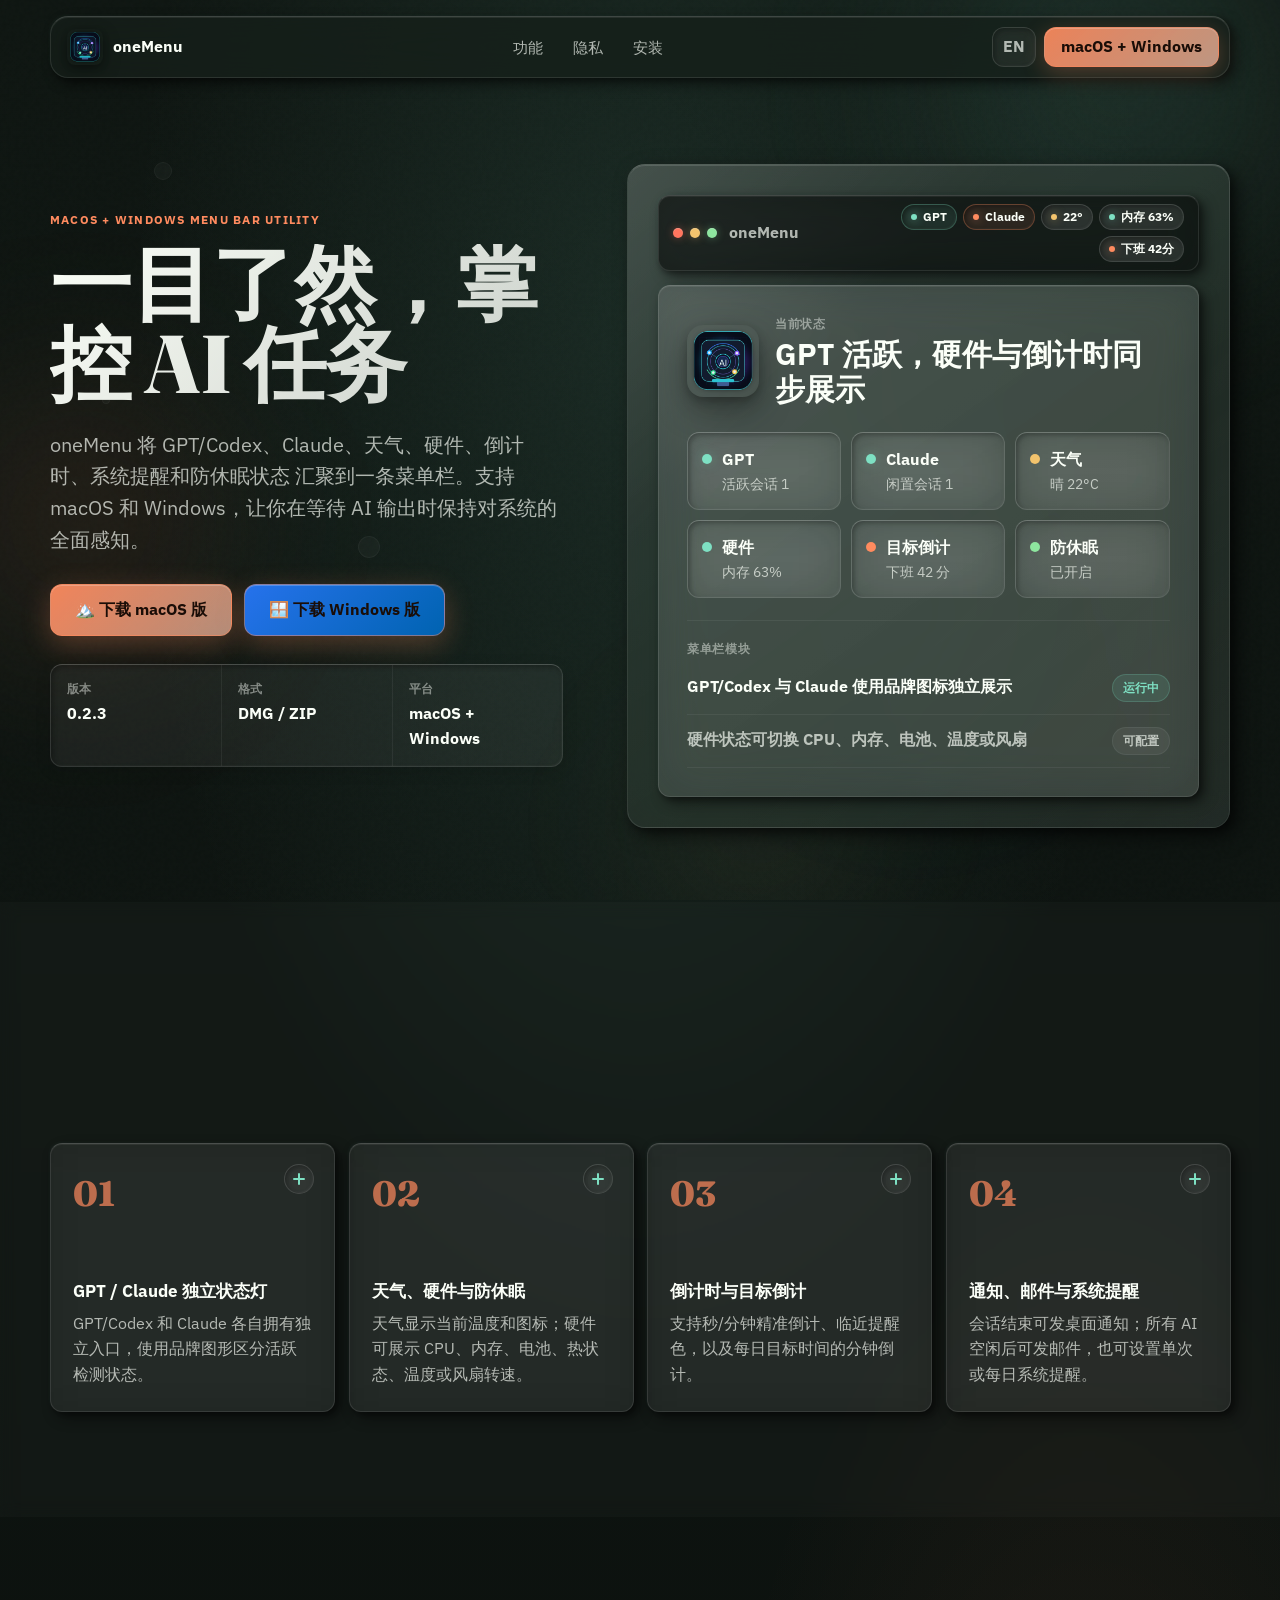
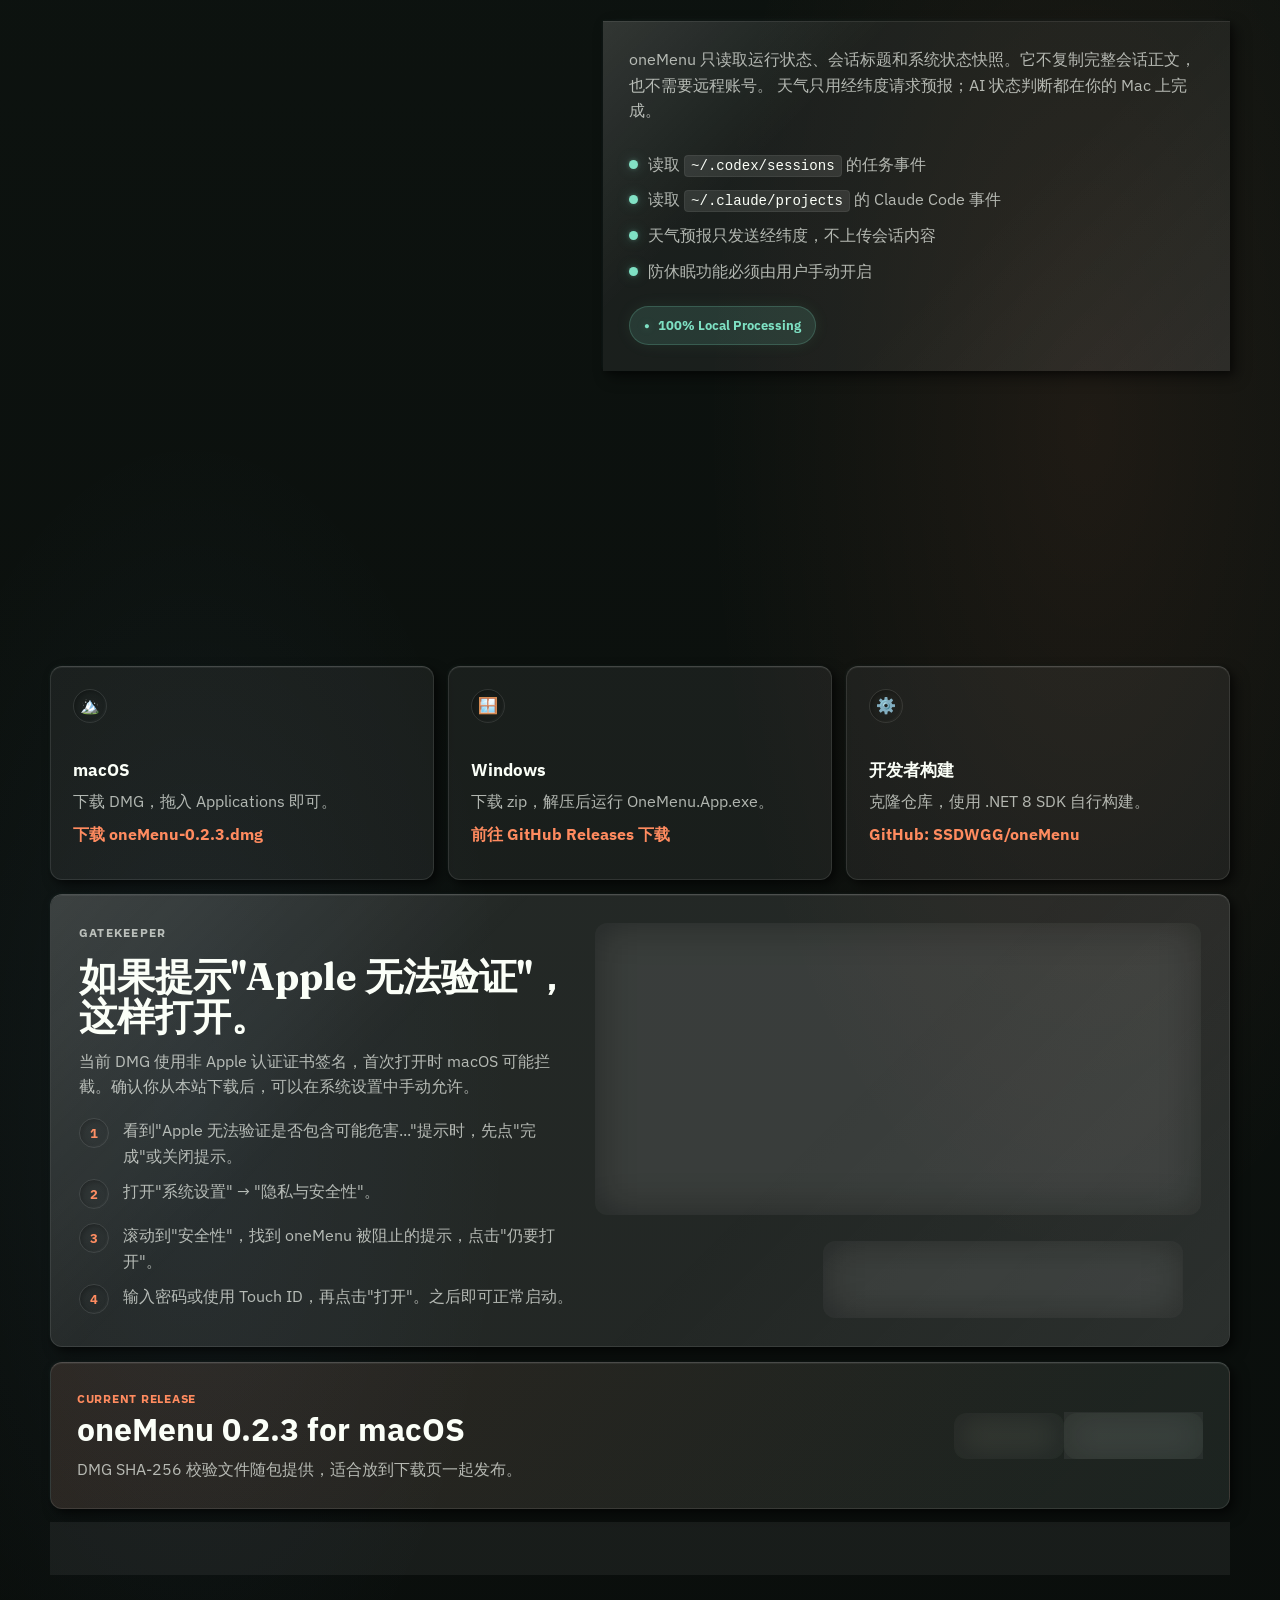
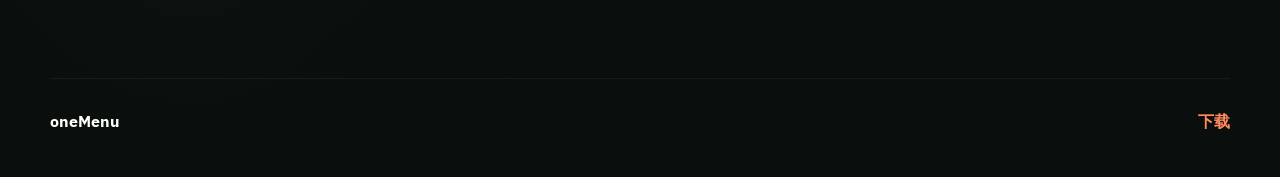
<file: index.html>
<!doctype html>
<html lang="zh-CN">
<head>
    <meta charset="utf-8">
    <meta name="viewport" content="width=device-width, initial-scale=1">
    <title>oneMenu - macOS + Windows 菜单栏 AI 状态与系统监控</title>
    <meta name="description" content="oneMenu 是一款跨平台菜单栏工具（macOS + Windows），将 Codex/GPT、Claude Code 状态灯、天气、硬件、倒计时、系统提醒和防休眠集中到一条菜单栏。">
    <link rel="icon" href="assets/app-icon.png">
    <link rel="preconnect" href="https://fonts.googleapis.com">
    <link rel="preconnect" href="https://fonts.gstatic.com" crossorigin>
    <link href="https://fonts.googleapis.com/css2?family=Fraunces:opsz,wght@9..144,700;9..144,800&family=IBM+Plex+Sans:wght@400;500;600;700&display=swap" rel="stylesheet">
    <link rel="stylesheet" href="styles.css">
</head>
<body>
    <!-- Floating background orbs that follow mouse -->
    <div class="bg-orbs" aria-hidden="true">
        <div class="orb orb-1" data-parallax="0.03"></div>
        <div class="orb orb-2" data-parallax="0.06"></div>
        <div class="orb orb-3" data-parallax="0.04"></div>
        <div class="orb orb-4" data-parallax="0.08"></div>
    </div>

    <!-- Enhanced cursor follower -->
    <div class="cursor-follower" data-cursor aria-hidden="true">
        <span class="cursor-halo"></span>
        <span class="cursor-core"></span>
        <span class="cursor-ring"></span>
    </div>

    <!-- Floating particles that drift with mouse -->
    <div class="glass-particles" aria-hidden="true">
        <span class="particle p-1"></span>
        <span class="particle p-2"></span>
        <span class="particle p-3"></span>
        <span class="particle p-4"></span>
        <span class="particle p-5"></span>
        <span class="particle p-6"></span>
    </div>

    <header class="site-header" aria-label="主导航" data-i18n-attr="aria-label:headerAria">
        <a class="brand" href="#top" aria-label="oneMenu 首页" data-i18n-attr="aria-label:brandAria">
            <img src="assets/app-icon.png" alt="" width="36" height="36">
            <span>oneMenu</span>
        </a>
        <nav class="nav-links" aria-label="页面导航" data-i18n-attr="aria-label:navAria">
            <a href="#features" data-i18n="navFeatures">功能</a>
            <a href="#privacy" data-i18n="navPrivacy">隐私</a>
            <a href="#install" data-i18n="navInstall">安装</a>
        </nav>
        <div class="header-actions">
            <button class="language-toggle" type="button" data-lang-toggle aria-label="Switch to English" aria-pressed="false">
                <span data-lang-current>EN</span>
            </button>
            <a class="header-download" href="#install" data-i18n="navDownload">macOS + Windows</a>
        </div>
    </header>

    <main id="top">
        <!-- Hero Section -->
        <section class="hero" aria-labelledby="hero-title">
            <div class="hero-copy" data-parallax="0.05">
                <p class="eyebrow" data-i18n="heroEyebrow">macOS + Windows menu bar utility</p>
                <h1 id="hero-title" data-i18n="heroTitle">一目了然，掌控 AI 任务</h1>
                <p class="hero-lede" data-i18n="heroLede">
                    oneMenu 将 GPT/Codex、Claude、天气、硬件、倒计时、系统提醒和防休眠状态
                    汇聚到一条菜单栏。支持 macOS 和 Windows，让你在等待 AI 输出时保持对系统的全面感知。
                </p>
                <div class="hero-actions" aria-label="下载操作" data-i18n-attr="aria-label:downloadActionsAria">
                    <a class="download-button" href="downloads/oneMenu-0.2.3.dmg" download>🏔️ 下载 macOS 版</a>
                    <a class="download-button" href="https://github.com/SSDWGG/oneMenu/releases/latest" target="_blank" style="background:linear-gradient(135deg,#2672EC,#0063B1)">🪟 下载 Windows 版</a>
                </div>
                <dl class="release-strip" aria-label="版本信息" data-i18n-attr="aria-label:releaseAria">
                    <div>
                        <dt data-i18n="releaseVersion">版本</dt>
                        <dd>0.2.3</dd>
                    </div>
                    <div>
                        <dt data-i18n="releaseFormat">格式</dt>
                        <dd>DMG / ZIP</dd>
                    </div>
                    <div>
                        <dt data-i18n="releaseSize">平台</dt>
                        <dd>macOS + Windows</dd>
                    </div>
                </dl>
            </div>

            <div class="product-visual" aria-label="oneMenu 产品预览" data-i18n-attr="aria-label:productAria" data-spring-card data-parallax="-0.04">
                <!-- Glass reflection overlay -->
                <span class="glass-reflection" aria-hidden="true"></span>

                <!-- Floating menu bar mockup -->
                <div class="menubar-float" data-float="3">
                    <div class="menubar">
                        <span class="window-controls" aria-hidden="true">
                            <span class="window-dot red"></span>
                            <span class="window-dot amber"></span>
                            <span class="window-dot green"></span>
                        </span>
                        <span class="menubar-title">oneMenu</span>
                        <span class="menubar-modules" aria-hidden="true">
                            <span class="menubar-pill gpt-pill">
                                <span class="pill-dot"></span>GPT
                            </span>
                            <span class="menubar-pill claude-pill">
                                <span class="pill-dot"></span>Claude
                            </span>
                            <span class="menubar-pill weather-pill">
                                <span class="pill-dot"></span>22°
                            </span>
                            <span class="menubar-pill hardware-pill">
                                <span class="pill-dot"></span>内存 63%
                            </span>
                            <span class="menubar-pill countdown-pill">
                                <span class="pill-dot"></span>下班 42分
                            </span>
                        </span>
                    </div>
                </div>

                <!-- Status panel -->
                <div class="status-panel" data-float="-2">
                    <div class="panel-head">
                        <img src="assets/app-icon.png" alt="oneMenu 图标" width="72" height="72" data-i18n-attr="alt:iconAlt">
                        <div>
                            <p class="panel-kicker" data-i18n="panelKicker">当前状态</p>
                            <p class="panel-state" data-i18n="panelState">GPT 活跃，硬件与倒计时同步展示</p>
                        </div>
                    </div>
                    <div class="provider-grid">
                        <div class="provider running">
                            <span class="provider-dot pulsing"></span>
                            <div>
                                <strong>GPT</strong>
                                <span data-i18n="activeSessionOne">活跃会话 1</span>
                            </div>
                        </div>
                        <div class="provider running">
                            <span class="provider-dot pulsing"></span>
                            <div>
                                <strong>Claude</strong>
                                <span data-i18n="idleSessionOne">闲置会话 1</span>
                            </div>
                        </div>
                        <div class="provider weather">
                            <span class="provider-dot"></span>
                            <div>
                                <strong data-i18n="weatherModule">天气</strong>
                                <span data-i18n="weatherPreview">晴 22°C</span>
                            </div>
                        </div>
                        <div class="provider hardware">
                            <span class="provider-dot"></span>
                            <div>
                                <strong data-i18n="hardwareModule">硬件</strong>
                                <span data-i18n="hardwarePreview">内存 63%</span>
                            </div>
                        </div>
                        <div class="provider countdown">
                            <span class="provider-dot"></span>
                            <div>
                                <strong data-i18n="targetCountdown">目标倒计</strong>
                                <span data-i18n="targetCountdownPreview">下班 42 分</span>
                            </div>
                        </div>
                        <div class="provider idle">
                            <span class="provider-dot"></span>
                            <div>
                                <strong data-i18n="sleepPrevention">防休眠</strong>
                                <span data-i18n="enabled">已开启</span>
                            </div>
                        </div>
                    </div>
                    <div class="session-list">
                        <p data-i18n="latestEvent">菜单栏模块</p>
                        <div class="session-row">
                            <span data-i18n="sampleRunningTitle">GPT/Codex 与 Claude 使用品牌图标独立展示</span>
                            <span class="session-badge" data-i18n="running">运行中</span>
                        </div>
                        <div class="session-row muted">
                            <span data-i18n="sampleEndedTitle">硬件状态可切换 CPU、内存、电池、温度或风扇</span>
                            <span class="session-badge configurable" data-i18n="configurable">可配置</span>
                        </div>
                    </div>
                </div>
            </div>
        </section>

        <!-- Features Section -->
        <section class="section band" id="features" aria-labelledby="features-title">
            <div class="section-heading">
                <p class="eyebrow" data-i18n="featuresEyebrow">What it watches</p>
                <h2 id="features-title" data-i18n="featuresTitle">不止状态灯：把等待 AI 时要看的信息放到同一条菜单栏</h2>
            </div>
            <div class="feature-grid">
                <article class="feature-card" data-expand-card data-spring-card>
                    <button class="feature-card-toggle" type="button" aria-expanded="false" aria-controls="feature-one-detail">
                        <span class="feature-index">01</span>
                        <span class="expand-glyph" aria-hidden="true"></span>
                        <h3 data-i18n="featureOneTitle">GPT / Claude 独立状态灯</h3>
                        <p data-i18n="featureOneText">GPT/Codex 和 Claude 各自拥有独立入口，使用品牌图形区分活跃检测状态。</p>
                    </button>
                    <div class="card-expansion" id="feature-one-detail">
                        <div>
                            <p data-i18n="featureOneDetail">单击查看会话悬浮窗，双击进入对应设置页；活跃和闲置会话标题一览无余。</p>
                        </div>
                    </div>
                </article>
                <article class="feature-card" data-expand-card data-spring-card>
                    <button class="feature-card-toggle" type="button" aria-expanded="false" aria-controls="feature-two-detail">
                        <span class="feature-index">02</span>
                        <span class="expand-glyph" aria-hidden="true"></span>
                        <h3 data-i18n="featureTwoTitle">天气、硬件与防休眠</h3>
                        <p data-i18n="featureTwoText">天气显示当前温度和图标；硬件可展示 CPU、内存、电池、热状态、温度或风扇转速。</p>
                    </button>
                    <div class="card-expansion" id="feature-two-detail">
                        <div>
                            <p data-i18n="featureTwoDetail">硬件悬浮窗保留完整传感器快照；状态栏展示项可在设置中自由切换。</p>
                        </div>
                    </div>
                </article>
                <article class="feature-card" data-expand-card data-spring-card>
                    <button class="feature-card-toggle" type="button" aria-expanded="false" aria-controls="feature-three-detail">
                        <span class="feature-index">03</span>
                        <span class="expand-glyph" aria-hidden="true"></span>
                        <h3 data-i18n="featureThreeTitle">倒计时与目标倒计</h3>
                        <p data-i18n="featureThreeText">支持秒/分钟精准倒计、临近提醒色，以及每日目标时间的分钟倒计。</p>
                    </button>
                    <div class="card-expansion" id="feature-three-detail">
                        <div>
                            <p data-i18n="featureThreeDetail">目标倒计可配置目标名称、过点行为、状态栏背景色、文字粗细和文字颜色。</p>
                        </div>
                    </div>
                </article>
                <article class="feature-card" data-expand-card data-spring-card>
                    <button class="feature-card-toggle" type="button" aria-expanded="false" aria-controls="feature-four-detail">
                        <span class="feature-index">04</span>
                        <span class="expand-glyph" aria-hidden="true"></span>
                        <h3 data-i18n="featureFourTitle">通知、邮件与系统提醒</h3>
                        <p data-i18n="featureFourText">会话结束可发桌面通知；所有 AI 空闲后可发邮件，也可设置单次或每日系统提醒。</p>
                    </button>
                    <div class="card-expansion" id="feature-four-detail">
                        <div>
                            <p data-i18n="featureFourDetail">提醒页显示注册状态并支持测试提醒，方便检查 macOS 通知权限和专注模式影响。</p>
                        </div>
                    </div>
                </article>
            </div>
        </section>

        <!-- Privacy Section -->
        <section class="section privacy" id="privacy" aria-labelledby="privacy-title">
            <div>
                <p class="eyebrow" data-i18n="privacyEyebrow">Local first</p>
                <h2 id="privacy-title" data-i18n="privacyTitle">本地解析，不上传会话正文。</h2>
            </div>
            <div class="privacy-copy" data-spring-card>
                <span class="glass-reflection" aria-hidden="true"></span>
                <p data-i18n="privacyText">
                    oneMenu 只读取运行状态、会话标题和系统状态快照。它不复制完整会话正文，也不需要远程账号。
                    天气只用经纬度请求预报；AI 状态判断都在你的 Mac 上完成。
                </p>
                <ul class="privacy-list">
                    <li><span></span><span data-i18n-html="privacyItemCodex">读取 <code>~/.codex/sessions</code> 的任务事件</span></li>
                    <li><span></span><span data-i18n-html="privacyItemClaude">读取 <code>~/.claude/projects</code> 的 Claude Code 事件</span></li>
                    <li><span></span><span data-i18n="privacyItemWeather">天气预报只发送经纬度，不上传会话内容</span></li>
                    <li><span></span><span data-i18n="privacyItemSleep">防休眠功能必须由用户手动开启</span></li>
                </ul>
                <!-- Local-first indicator -->
                <div class="local-badge" aria-hidden="true">
                    <span class="local-icon">&#9679;</span>
                    <span>100% Local Processing</span>
                </div>
            </div>
        </section>

        <!-- Install Section -->
        <section class="section install" id="install" aria-labelledby="install-title">
            <div class="section-heading">
                <p class="eyebrow" data-i18n="installEyebrow">Install</p>
                <h2 id="install-title" data-i18n="installTitle">一条菜单栏，两个平台。</h2>
            </div>
            <div class="install-grid">
                <article class="install-step" data-spring-card>
                    <span>🏔️</span>
                    <h3>macOS</h3>
                    <p>下载 DMG，拖入 Applications 即可。</p>
                    <a href="downloads/oneMenu-0.2.3.dmg" download>下载 oneMenu-0.2.3.dmg</a>
                </article>
                <article class="install-step" data-spring-card>
                    <span>🪟</span>
                    <h3>Windows</h3>
                    <p>下载 zip，解压后运行 OneMenu.App.exe。</p>
                    <a href="https://github.com/SSDWGG/oneMenu/releases">前往 GitHub Releases 下载</a>
                </article>
                <article class="install-step" data-spring-card>
                    <span>⚙️</span>
                    <h3>开发者构建</h3>
                    <p>克隆仓库，使用 .NET 8 SDK 自行构建。</p>
                    <a href="https://github.com/SSDWGG/oneMenu">GitHub: SSDWGG/oneMenu</a>
                </article>
            </div>

            <!-- Gatekeeper warning visual -->
            <div class="security-help" aria-labelledby="security-help-title" data-spring-card>
                <span class="glass-reflection" aria-hidden="true"></span>
                <div class="security-copy">
                    <p class="eyebrow" data-i18n="securityEyebrow">Gatekeeper</p>
                    <h3 id="security-help-title" data-i18n="securityTitle">如果提示"Apple 无法验证"，这样打开。</h3>
                    <p data-i18n="securityIntro">
                        当前 DMG 使用非 Apple 认证证书签名，首次打开时 macOS 可能拦截。确认你从本站下载后，可以在系统设置中手动允许。
                    </p>
                    <ol class="security-steps">
                        <li data-i18n="securityStepOne">看到"Apple 无法验证是否包含可能危害..."提示时，先点"完成"或关闭提示。</li>
                        <li data-i18n="securityStepTwo">打开"系统设置" → "隐私与安全性"。</li>
                        <li data-i18n="securityStepThree">滚动到"安全性"，找到 oneMenu 被阻止的提示，点击"仍要打开"。</li>
                        <li data-i18n="securityStepFour">输入密码或使用 Touch ID，再点击"打开"。之后即可正常启动。</li>
                    </ol>
                </div>
                <div class="settings-visual" aria-hidden="true">
                    <div class="settings-window">
                        <div class="settings-sidebar">
                            <span></span>
                            <span></span>
                            <strong data-i18n="securityVisualPrivacy">隐私与安全性</strong>
                            <span></span>
                        </div>
                        <div class="settings-panel">
                            <div class="settings-title" data-i18n="securityVisualTitle">安全性</div>
                            <div class="gatekeeper-card">
                                <p data-i18n="securityVisualText">"oneMenu" 已被阻止使用，因为 Apple 无法验证是否包含恶意软件。</p>
                                <button type="button" tabindex="-1" data-i18n="securityVisualButton">仍要打开</button>
                            </div>
                        </div>
                    </div>
                    <div class="warning-dialog">
                        <span class="warning-icon">!</span>
                        <p data-i18n="securityVisualWarning">Apple 无法验证"oneMenu"是否包含可能危害 Mac 的恶意软件。</p>
                    </div>
                </div>
            </div>

            <!-- Download panel -->
            <div class="download-panel" data-spring-card>
                <div>
                    <p class="panel-label" data-i18n="currentRelease">Current release</p>
                    <h3>oneMenu 0.2.3 for macOS</h3>
                    <p data-i18n="downloadPanelText">DMG SHA-256 校验文件随包提供，适合放到下载页一起发布。</p>
                </div>
                <div class="download-panel-actions">
                    <a class="download-button compact" href="downloads/oneMenu-0.2.3.dmg" download data-i18n="downloadDmg">下载 DMG</a>
                    <button class="copy-button" type="button" data-copy-source="checksum" data-i18n="copySha">复制 SHA-256</button>
                </div>
            </div>
            <pre class="checksum" id="checksum" tabindex="0" data-i18n="checksumDefault">9a7e661e4b201e990f5271b3d8499de75d6aa8d31f53eb9c2cfdf43ef93f9470  oneMenu-0.2.3.dmg</pre>
        </section>
    </main>

    <footer class="site-footer">
        <span>oneMenu</span>
        <a href="downloads/oneMenu-0.2.3.dmg" download data-i18n="footerDownload">下载</a>
    </footer>

    <script src="script.js"></script>
</body>
</html>
</file>
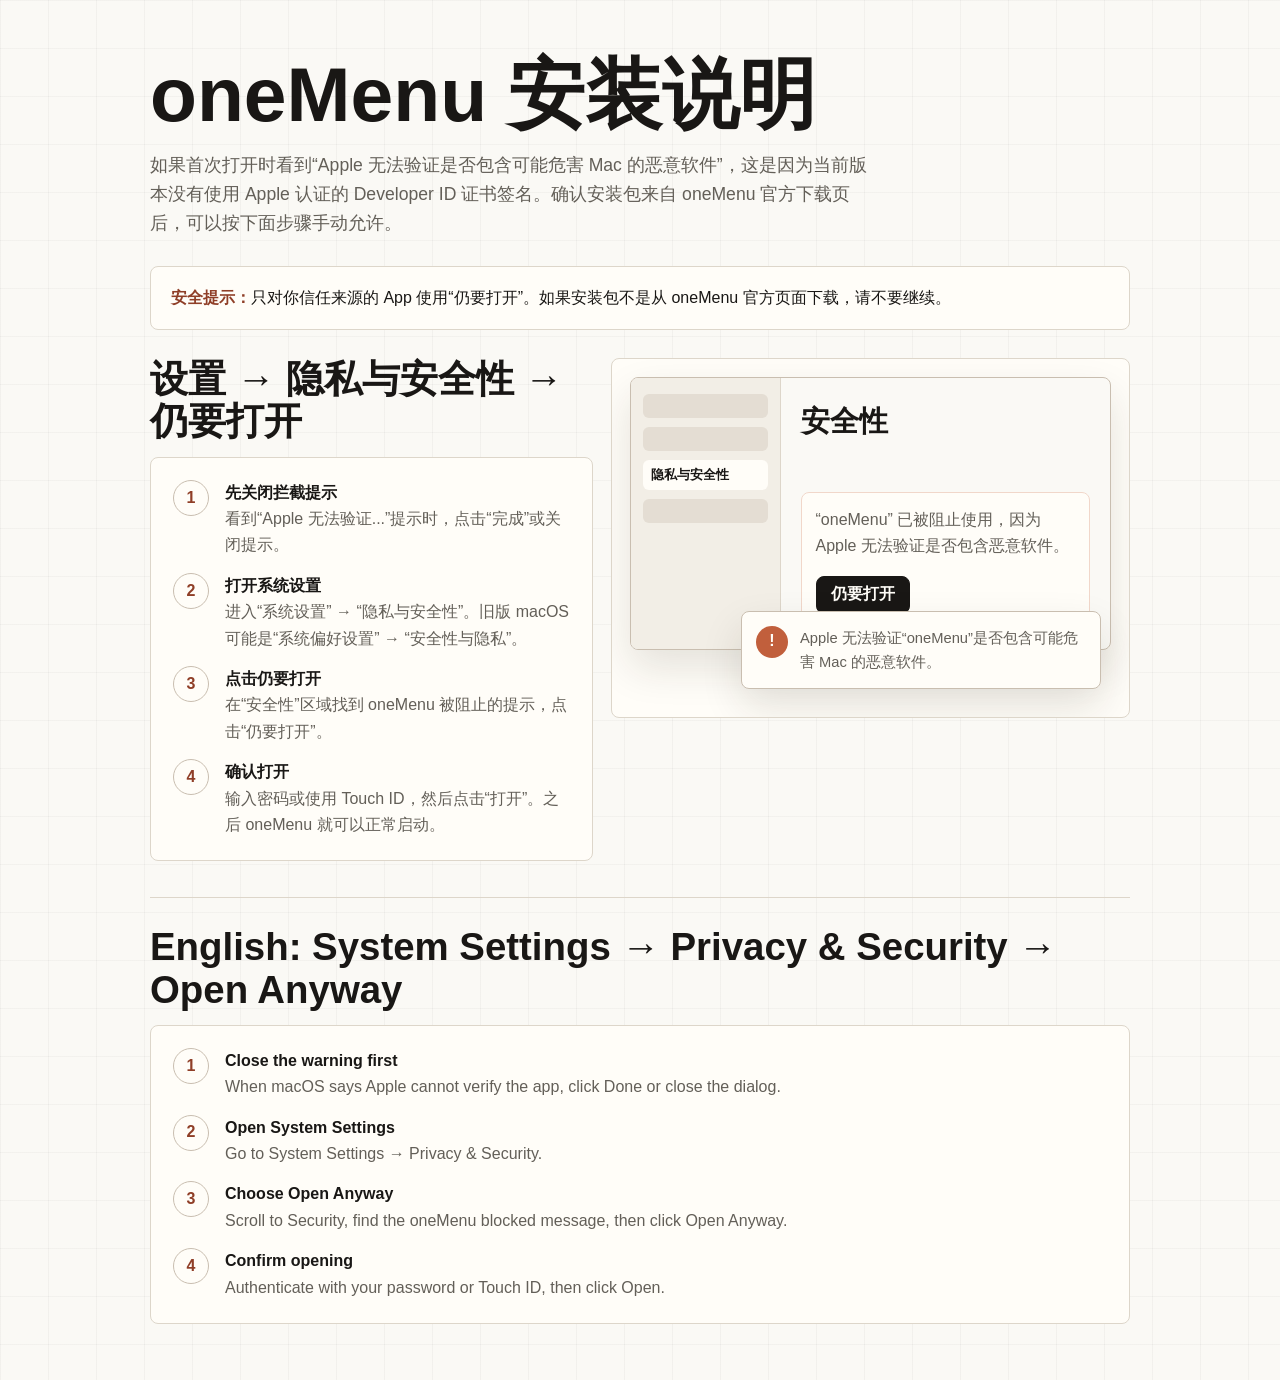
<file: Resources/InstallGuide.html>
<!doctype html>
<html lang="zh-CN">
<head>
    <meta charset="utf-8">
    <meta name="viewport" content="width=device-width, initial-scale=1">
    <title>oneMenu 安装说明</title>
    <style>
        :root {
            --bg: #faf9f5;
            --surface: #fffdf8;
            --surface-strong: #f2eee6;
            --ink: #191715;
            --muted: #635f58;
            --line: #ddd6ca;
            --accent: #c15f3c;
            --accent-dark: #8f3e27;
            --radius: 8px;
        }

        * {
            box-sizing: border-box;
        }

        body {
            margin: 0;
            background:
                linear-gradient(90deg, rgba(25, 23, 21, 0.035) 1px, transparent 1px),
                linear-gradient(180deg, rgba(25, 23, 21, 0.03) 1px, transparent 1px),
                var(--bg);
            background-size: 48px 48px;
            color: var(--ink);
            font-family: -apple-system, BlinkMacSystemFont, "SF Pro Text", "PingFang SC", "Hiragino Sans GB", sans-serif;
            line-height: 1.65;
        }

        main {
            width: min(calc(100% - 32px), 980px);
            margin: 0 auto;
            padding: 56px 0;
        }

        h1,
        h2,
        h3,
        p {
            margin-top: 0;
        }

        h1 {
            max-width: 760px;
            margin-bottom: 18px;
            font-size: clamp(2.4rem, 6vw, 4.8rem);
            line-height: 1;
            letter-spacing: 0;
        }

        h2 {
            margin: 0 0 14px;
            font-size: clamp(1.6rem, 3vw, 2.4rem);
            line-height: 1.1;
        }

        .lede {
            max-width: 720px;
            color: var(--muted);
            font-size: 1.1rem;
        }

        .notice,
        .steps,
        .visual {
            border: 1px solid var(--line);
            border-radius: var(--radius);
            background: var(--surface);
        }

        .notice {
            margin: 28px 0;
            padding: 18px 20px;
        }

        .notice strong {
            color: var(--accent-dark);
        }

        .grid {
            display: grid;
            grid-template-columns: minmax(0, 0.92fr) minmax(360px, 1.08fr);
            gap: 18px;
            align-items: start;
        }

        .steps {
            display: grid;
            gap: 14px;
            margin: 0;
            padding: 22px;
            list-style: none;
            counter-reset: step;
        }

        .steps li {
            position: relative;
            min-height: 42px;
            padding-left: 52px;
            color: var(--muted);
        }

        .steps li::before {
            position: absolute;
            top: 0;
            left: 0;
            display: grid;
            width: 34px;
            height: 34px;
            place-items: center;
            border: 1px solid #c9beb0;
            border-radius: 50%;
            color: var(--accent-dark);
            content: counter(step);
            counter-increment: step;
            font-weight: 800;
        }

        .steps strong {
            display: block;
            color: var(--ink);
        }

        .visual {
            position: relative;
            min-height: 360px;
            overflow: hidden;
            padding: 18px;
        }

        .settings-window {
            display: grid;
            grid-template-columns: 150px 1fr;
            min-height: 260px;
            overflow: hidden;
            border: 1px solid #c9beb0;
            border-radius: var(--radius);
            background: var(--bg);
            box-shadow: 0 18px 42px rgba(38, 29, 20, 0.12);
        }

        .sidebar {
            display: grid;
            gap: 9px;
            align-content: start;
            padding: 16px 12px;
            border-right: 1px solid var(--line);
            background: var(--surface-strong);
        }

        .sidebar span,
        .sidebar strong {
            min-height: 24px;
            border-radius: 6px;
        }

        .sidebar span {
            background: rgba(201, 190, 176, 0.35);
        }

        .sidebar strong {
            padding: 4px 8px;
            background: var(--surface);
            font-size: 0.82rem;
        }

        .panel {
            padding: 20px;
        }

        .panel-title {
            margin-bottom: 46px;
            font-size: 1.8rem;
            font-weight: 800;
        }

        .gatekeeper {
            padding: 14px;
            border: 1px solid #f1d7ca;
            border-radius: var(--radius);
            background: var(--surface);
        }

        .gatekeeper p {
            color: var(--muted);
        }

        .gatekeeper button {
            min-height: 38px;
            padding: 0 14px;
            border: 1px solid var(--ink);
            border-radius: var(--radius);
            background: var(--ink);
            color: var(--surface);
            font: inherit;
            font-weight: 800;
        }

        .dialog {
            position: absolute;
            right: 28px;
            bottom: 28px;
            display: grid;
            grid-template-columns: 34px 1fr;
            gap: 10px;
            width: min(84%, 360px);
            padding: 14px;
            border: 1px solid #c9beb0;
            border-radius: var(--radius);
            background: var(--surface);
            box-shadow: 0 18px 42px rgba(38, 29, 20, 0.12);
        }

        .icon {
            display: grid;
            width: 32px;
            height: 32px;
            place-items: center;
            border-radius: 50%;
            background: var(--accent);
            color: var(--surface);
            font-weight: 800;
        }

        .dialog p {
            margin: 0;
            color: var(--muted);
            font-size: 0.92rem;
        }

        .english {
            margin-top: 36px;
            padding-top: 28px;
            border-top: 1px solid var(--line);
        }

        @media (max-width: 760px) {
            .grid {
                grid-template-columns: 1fr;
            }

            .settings-window {
                grid-template-columns: 1fr;
            }

            .sidebar {
                grid-template-columns: 1fr 1fr;
                border-right: 0;
                border-bottom: 1px solid var(--line);
            }
        }
    </style>
</head>
<body>
    <main>
        <h1>oneMenu 安装说明</h1>
        <p class="lede">如果首次打开时看到“Apple 无法验证是否包含可能危害 Mac 的恶意软件”，这是因为当前版本没有使用 Apple 认证的 Developer ID 证书签名。确认安装包来自 oneMenu 官方下载页后，可以按下面步骤手动允许。</p>

        <div class="notice">
            <strong>安全提示：</strong>只对你信任来源的 App 使用“仍要打开”。如果安装包不是从 oneMenu 官方页面下载，请不要继续。
        </div>

        <section class="grid" aria-labelledby="zh-title">
            <div>
                <h2 id="zh-title">设置 → 隐私与安全性 → 仍要打开</h2>
                <ol class="steps">
                    <li><strong>先关闭拦截提示</strong>看到“Apple 无法验证...”提示时，点击“完成”或关闭提示。</li>
                    <li><strong>打开系统设置</strong>进入“系统设置” → “隐私与安全性”。旧版 macOS 可能是“系统偏好设置” → “安全性与隐私”。</li>
                    <li><strong>点击仍要打开</strong>在“安全性”区域找到 oneMenu 被阻止的提示，点击“仍要打开”。</li>
                    <li><strong>确认打开</strong>输入密码或使用 Touch ID，然后点击“打开”。之后 oneMenu 就可以正常启动。</li>
                </ol>
            </div>

            <div class="visual" aria-label="系统设置图示">
                <div class="settings-window">
                    <div class="sidebar">
                        <span></span>
                        <span></span>
                        <strong>隐私与安全性</strong>
                        <span></span>
                    </div>
                    <div class="panel">
                        <div class="panel-title">安全性</div>
                        <div class="gatekeeper">
                            <p>“oneMenu” 已被阻止使用，因为 Apple 无法验证是否包含恶意软件。</p>
                            <button type="button">仍要打开</button>
                        </div>
                    </div>
                </div>
                <div class="dialog">
                    <span class="icon">!</span>
                    <p>Apple 无法验证“oneMenu”是否包含可能危害 Mac 的恶意软件。</p>
                </div>
            </div>
        </section>

        <section class="english" aria-labelledby="en-title">
            <h2 id="en-title">English: System Settings → Privacy & Security → Open Anyway</h2>
            <ol class="steps">
                <li><strong>Close the warning first</strong>When macOS says Apple cannot verify the app, click Done or close the dialog.</li>
                <li><strong>Open System Settings</strong>Go to System Settings → Privacy & Security.</li>
                <li><strong>Choose Open Anyway</strong>Scroll to Security, find the oneMenu blocked message, then click Open Anyway.</li>
                <li><strong>Confirm opening</strong>Authenticate with your password or Touch ID, then click Open.</li>
            </ol>
        </section>
    </main>
</body>
</html>
</file>
<file: styles.css>
/* ============================================
   oneMenu Landing Page — Neumorphic Glass
   ============================================ */

:root {
    color-scheme: dark;

    /* Base palette */
    --bg-deep: #0a0e0c;
    --bg-base: #0f1612;
    --bg-raised: #151d18;
    --bg-high: #1a231e;

    /* Glass surfaces */
    --glass-strong: rgba(22, 31, 26, 0.78);
    --glass-medium: rgba(22, 31, 26, 0.58);
    --glass-light: rgba(255, 255, 255, 0.06);
    --glass-wash: rgba(255, 255, 255, 0.10);

    /* Neumorphic shadows — raised */
    --neu-dark: 6px 6px 14px rgba(0, 0, 0, 0.48), 2px 2px 6px rgba(0, 0, 0, 0.36);
    --neu-light: -2px -2px 6px rgba(255, 255, 255, 0.025), -1px -1px 3px rgba(126, 224, 195, 0.04);
    --neu-raised: var(--neu-dark), var(--neu-light);
    --neu-raised-strong: 8px 8px 20px rgba(0, 0, 0, 0.54), 3px 3px 8px rgba(0, 0, 0, 0.4), -2px -2px 8px rgba(255, 255, 255, 0.03);

    /* Neumorphic shadows — inset (pressed / sunken) */
    --neu-inset: inset 3px 3px 8px rgba(0, 0, 0, 0.42), inset -1px -1px 4px rgba(255, 255, 255, 0.03);
    --neu-inset-soft: inset 2px 2px 5px rgba(0, 0, 0, 0.28), inset -1px -1px 2px rgba(255, 255, 255, 0.04);

    /* Glass edges */
    --glass-edge: rgba(255, 255, 255, 0.10);
    --glass-edge-bright: rgba(255, 255, 255, 0.16);
    --glass-edge-top: rgba(255, 255, 255, 0.18);
    --glass-line: rgba(255, 255, 255, 0.06);

    /* Accent */
    --accent: #ff8b5f;
    --accent-strong: #ff6b3a;
    --accent-soft: rgba(255, 139, 95, 0.18);
    --accent-glow: rgba(255, 139, 95, 0.32);
    --mint: #7ee0c3;
    --mint-soft: rgba(126, 224, 195, 0.14);
    --mint-glow: rgba(126, 224, 195, 0.28);
    --blue: #7ab8ff;
    --green: #8ee69f;
    --amber: #f2c36d;

    /* Typography */
    --ink: #fbfff8;
    --ink-muted: rgba(251, 255, 248, 0.68);
    --ink-soft: rgba(251, 255, 248, 0.46);
    --font-display: "Fraunces", Georgia, "Times New Roman", serif;
    --font-body: "IBM Plex Sans", "PingFang SC", "Hiragino Sans GB", "Microsoft YaHei", sans-serif;

    /* Metrics */
    --radius: 12px;
    --radius-lg: 18px;
    --max: 1180px;

    /* Springs */
    --spring: cubic-bezier(0.17, 1.32, 0.29, 1);
    --spring-slow: cubic-bezier(0.22, 1.08, 0.38, 1);
}

/* ============================================
   RESET & BASE
   ============================================ */

* { box-sizing: border-box; }
html { scroll-behavior: smooth; }

body {
    min-height: 100vh;
    margin: 0;
    overflow-x: hidden;
    background:
        radial-gradient(ellipse 80% 60% at 50% 10%, rgba(126, 224, 195, 0.10), transparent 50%),
        radial-gradient(ellipse 60% 50% at 85% 60%, rgba(255, 139, 95, 0.08), transparent 50%),
        radial-gradient(ellipse 50% 40% at 15% 80%, rgba(122, 184, 255, 0.06), transparent 50%),
        linear-gradient(180deg, #0f1612 0%, #0a0e0c 100%);
    color: var(--ink);
    font-family: var(--font-body);
    line-height: 1.6;
    -webkit-font-smoothing: antialiased;
}

/* Subtle noise texture overlay */
body::after {
    position: fixed;
    inset: 0;
    z-index: -1;
    pointer-events: none;
    content: "";
    opacity: 0.035;
    background-image: url("data:image/svg+xml,%3Csvg viewBox='0 0 256 256' xmlns='http://www.w3.org/2000/svg'%3E%3Cfilter id='n'%3E%3CfeTurbulence type='fractalNoise' baseFrequency='0.85' numOctaves='4' stitchTiles='stitch'/%3E%3C/filter%3E%3Crect width='100%25' height='100%25' filter='url(%23n)' opacity='0.5'/%3E%3C/svg%3E");
}

a { color: inherit; text-decoration: none; }
img { display: block; max-width: 100%; }

code, pre {
    font-family: "SFMono-Regular", Consolas, "Liberation Mono", monospace;
}

button, a { -webkit-tap-highlight-color: transparent; }
button { color: inherit; }

:focus-visible {
    outline: 3px solid rgba(126, 224, 195, 0.42);
    outline-offset: 4px;
}

/* ============================================
   BACKGROUND ORBS
   ============================================ */

.bg-orbs {
    position: fixed;
    inset: 0;
    z-index: -3;
    pointer-events: none;
    overflow: hidden;
}

.orb {
    position: absolute;
    border-radius: 50%;
    filter: blur(80px);
    will-change: transform;
}

.orb-1 {
    width: 520px;
    height: 520px;
    top: -180px;
    right: -100px;
    background: radial-gradient(circle, rgba(126, 224, 195, 0.18), transparent 70%);
}

.orb-2 {
    width: 400px;
    height: 400px;
    bottom: 20%;
    left: -120px;
    background: radial-gradient(circle, rgba(255, 139, 95, 0.14), transparent 70%);
}

.orb-3 {
    width: 350px;
    height: 350px;
    top: 50%;
    right: 15%;
    background: radial-gradient(circle, rgba(122, 184, 255, 0.10), transparent 70%);
}

.orb-4 {
    width: 280px;
    height: 280px;
    bottom: -60px;
    right: 30%;
    background: radial-gradient(circle, rgba(242, 195, 109, 0.10), transparent 70%);
}

/* ============================================
   GLASS PARTICLES (floating in background)
   ============================================ */

.glass-particles {
    position: fixed;
    inset: 0;
    z-index: -2;
    pointer-events: none;
    overflow: hidden;
}

.particle {
    position: absolute;
    border-radius: 50%;
    background: rgba(255, 255, 255, 0.03);
    border: 1px solid rgba(255, 255, 255, 0.04);
    backdrop-filter: blur(8px);
    will-change: transform;
}

.p-1 { width: 18px; height: 18px; top: 18%; left: 12%; }
.p-2 { width: 12px; height: 12px; top: 32%; right: 22%; }
.p-3 { width: 22px; height: 22px; bottom: 38%; left: 28%; }
.p-4 { width: 10px; height: 10px; top: 62%; right: 15%; }
.p-5 { width: 16px; height: 16px; bottom: 22%; right: 35%; }
.p-6 { width: 8px; height: 8px; top: 44%; left: 8%; }

/* ============================================
   CURSOR FOLLOWER
   ============================================ */

.cursor-follower {
    position: fixed;
    left: 0;
    top: 0;
    z-index: 80;
    display: none;
    width: 1px;
    height: 1px;
    pointer-events: none;
    opacity: 0;
    transform: translate3d(-80px, -80px, 0);
    transition: opacity 180ms ease;
}

.cursor-halo,
.cursor-core,
.cursor-ring {
    position: absolute;
    left: 0;
    top: 0;
    border-radius: 50%;
    transform: translate(-50%, -50%);
}

.cursor-halo {
    width: 64px;
    height: 64px;
    border: 1px solid rgba(126, 224, 195, 0.35);
    background: radial-gradient(circle, rgba(126, 224, 195, 0.10), rgba(126, 224, 195, 0.02));
    box-shadow:
        0 0 40px rgba(126, 224, 195, 0.14),
        inset 0 0 20px rgba(126, 224, 195, 0.06);
    transition: width 280ms var(--spring), height 280ms var(--spring), border-color 220ms ease, background 220ms ease;
}

.cursor-core {
    width: 6px;
    height: 6px;
    background: var(--accent);
    box-shadow:
        0 0 16px rgba(255, 139, 95, 0.7),
        0 0 4px rgba(255, 139, 95, 0.5);
}

.cursor-ring {
    width: 28px;
    height: 28px;
    border: 1px solid rgba(255, 139, 95, 0.28);
    opacity: 0;
    transition: width 340ms var(--spring), height 340ms var(--spring), opacity 220ms ease;
}

html.cursor-enabled .cursor-follower { display: block; }
html.cursor-ready .cursor-follower { opacity: 1; }

html.cursor-active .cursor-halo {
    width: 90px;
    height: 90px;
    border-color: rgba(255, 139, 95, 0.48);
    background: radial-gradient(circle, rgba(255, 139, 95, 0.12), rgba(255, 139, 95, 0.02));
}

html.cursor-active .cursor-ring {
    width: 40px;
    height: 40px;
    opacity: 0.6;
}

/* ============================================
   HEADER — Neumorphic glass
   ============================================ */

.site-header {
    position: sticky;
    top: 16px;
    z-index: 30;
    display: flex;
    align-items: center;
    justify-content: space-between;
    width: min(calc(100% - 32px), var(--max));
    margin: 0 auto;
    padding: 10px 10px 10px 16px;
    border: 1px solid var(--glass-edge);
    border-top-color: var(--glass-edge-top);
    border-radius: var(--radius-lg);
    background: var(--glass-strong);
    box-shadow:
        var(--neu-raised),
        inset 0 1px 0 rgba(255, 255, 255, 0.08);
    backdrop-filter: blur(28px) saturate(1.4);
    -webkit-backdrop-filter: blur(28px) saturate(1.4);
}

.brand,
.header-actions,
.nav-links,
.hero-actions,
.release-strip,
.panel-head,
.download-panel-actions,
.site-footer {
    display: flex;
    align-items: center;
}

.brand {
    gap: 10px;
    font-weight: 800;
}

.brand img {
    width: 36px;
    height: 36px;
    border-radius: 8px;
    box-shadow:
        0 6px 18px rgba(0, 0, 0, 0.32),
        0 2px 6px rgba(0, 0, 0, 0.2);
}

.nav-links {
    gap: 4px;
    color: var(--ink-muted);
    font-size: 0.95rem;
}

.header-actions { gap: 8px; }

.nav-links a,
.language-toggle,
.header-download,
.checksum-link,
.copy-button,
.install-step a {
    min-height: 40px;
    border-radius: var(--radius);
    transition: background 240ms ease, color 240ms ease, transform 420ms var(--spring), border-color 240ms ease, box-shadow 240ms ease;
}

.nav-links a {
    display: inline-flex;
    align-items: center;
    padding: 0 13px;
}

.nav-links a:hover {
    background: var(--glass-light);
    color: var(--ink);
}

.language-toggle {
    display: inline-flex;
    min-width: 44px;
    align-items: center;
    justify-content: center;
    border: 1px solid var(--glass-edge);
    background: var(--glass-light);
    color: var(--ink-muted);
    font: inherit;
    font-weight: 800;
    cursor: pointer;
    box-shadow: var(--neu-inset-soft);
    backdrop-filter: blur(18px);
    -webkit-backdrop-filter: blur(18px);
}

.language-toggle:hover {
    border-color: rgba(126, 224, 195, 0.3);
    background: var(--mint-soft);
    color: var(--ink);
    box-shadow: 0 0 20px var(--mint-glow);
}

.header-download,
.download-button,
.copy-button {
    display: inline-flex;
    align-items: center;
    justify-content: center;
    font: inherit;
    font-weight: 800;
    cursor: pointer;
}

.header-download {
    padding: 0 16px;
    border: 1px solid rgba(255, 139, 95, 0.45);
    background: linear-gradient(135deg, rgba(255, 139, 95, 0.92), rgba(255, 196, 170, 0.72));
    color: #1a0d07;
    box-shadow:
        0 6px 22px rgba(255, 139, 95, 0.26),
        inset 0 1px 0 rgba(255, 255, 255, 0.2);
}

.header-download:hover,
.download-button:hover {
    transform: translateY(-2px) scale(1.02);
    box-shadow:
        0 10px 30px rgba(255, 139, 95, 0.34),
        inset 0 1px 0 rgba(255, 255, 255, 0.2);
}

/* ============================================
   HERO SECTION
   ============================================ */

.hero {
    display: grid;
    grid-template-columns: minmax(0, 0.92fr) minmax(430px, 1.08fr);
    gap: clamp(34px, 5vw, 76px);
    width: min(calc(100% - 32px), var(--max));
    min-height: calc(100svh - 110px);
    margin: 0 auto;
    padding: clamp(62px, 8vw, 112px) 0 clamp(44px, 6vw, 74px);
    align-items: center;
}

.hero-copy,
.product-visual,
.section,
.site-footer {
    animation: enter 820ms var(--spring) both;
}

.product-visual { animation-delay: 120ms; }

/* Data attribute for parallax JS */
[data-parallax] {
    will-change: transform;
}

/* Floating animation for menu bar and panel */
[data-float] {
    animation: float 6s ease-in-out infinite;
  animation-delay: calc(var(--float-delay, 0) * 1s);
}

[data-float="-2"] { animation-delay: -2s; }
[data-float="3"] { animation-delay: -3s; }

@keyframes float {
    0%, 100% { transform: translateY(0); }
    50% { transform: translateY(-8px); }
}

.eyebrow {
    margin: 0 0 14px;
    color: var(--accent);
    font-size: 0.78rem;
    font-weight: 800;
    letter-spacing: 0.1em;
    text-transform: uppercase;
}

h1, h2, h3, p { margin-top: 0; }

h1, h2 {
    font-family: var(--font-display);
    font-weight: 800;
    line-height: 0.98;
    letter-spacing: -0.01em;
}

h1 {
    max-width: 640px;
    margin-bottom: 24px;
    font-size: clamp(2.72rem, 6.4vw, 5.25rem);
    background: linear-gradient(135deg, var(--ink) 0%, rgba(251, 255, 248, 0.78) 100%);
    -webkit-background-clip: text;
    -webkit-text-fill-color: transparent;
    background-clip: text;
}

h2 {
    max-width: 780px;
    margin-bottom: 0;
    font-size: clamp(2.05rem, 4vw, 3.75rem);
}

h3 {
    margin-bottom: 8px;
    font-size: 1.08rem;
    line-height: 1.3;
}

html[lang="en"] h1 {
    max-width: 760px;
    font-size: clamp(3rem, 6.2vw, 5.45rem);
}

html[lang="en"] h2 {
    max-width: 820px;
    font-size: clamp(2rem, 3.8vw, 3.65rem);
}

.hero-lede {
    max-width: 600px;
    margin-bottom: 28px;
    color: var(--ink-muted);
    font-size: clamp(1.05rem, 2vw, 1.24rem);
}

.hero-actions {
    flex-wrap: wrap;
    gap: 12px;
    margin-bottom: 28px;
}

.download-button,
.copy-button {
    min-height: 52px;
    border-radius: var(--radius);
    backdrop-filter: blur(18px) saturate(1.2);
    -webkit-backdrop-filter: blur(18px) saturate(1.2);
}

.download-button {
    padding: 0 24px;
    border: 1px solid rgba(255, 139, 95, 0.48);
    background: linear-gradient(135deg, rgba(255, 139, 95, 0.94), rgba(255, 196, 170, 0.68));
    color: #1a0d07;
    box-shadow:
        0 8px 28px rgba(255, 139, 95, 0.28),
        inset 0 1px 0 rgba(255, 255, 255, 0.22);
}

.download-button.compact {
    min-height: 46px;
    padding: 0 18px;
}

.checksum-link,
.install-step a {
    display: inline-flex;
    align-items: center;
    color: var(--accent);
    font-weight: 800;
}

.checksum-link:hover,
.install-step a:hover {
    color: var(--mint);
}

/* Release strip — neumorphic inset */
.release-strip {
    width: min(100%, 540px);
    align-items: stretch;
    border: 1px solid var(--glass-edge);
    border-top-color: var(--glass-edge-top);
    border-radius: var(--radius);
    background: var(--glass-light);
    box-shadow:
        var(--neu-inset-soft),
        0 4px 16px rgba(0, 0, 0, 0.12);
    backdrop-filter: blur(20px) saturate(1.2);
    -webkit-backdrop-filter: blur(20px) saturate(1.2);
}

.release-strip div {
    flex: 1;
    padding: 14px 16px;
}

.release-strip div + div {
    border-left: 1px solid var(--glass-line);
}

.release-strip dt {
    color: var(--ink-soft);
    font-size: 0.78rem;
    font-weight: 800;
}

.release-strip dd {
    margin: 2px 0 0;
    font-weight: 800;
}

/* ============================================
   3D SPRING CARD BASE
   ============================================ */

[data-spring-card] {
    transform:
        perspective(960px)
        translate3d(var(--spring-x, 0px), var(--spring-y, 0px), 0)
        rotateX(var(--spring-rx, 0deg))
        rotateY(var(--spring-ry, 0deg))
        scale(var(--spring-scale, 1));
    transform-style: preserve-3d;
    will-change: transform;
}

/* ============================================
   PRODUCT VISUAL — Hero mockup
   ============================================ */

.product-visual {
    position: relative;
    padding: clamp(18px, 3vw, 30px);
    border: 1px solid var(--glass-edge);
    border-top-color: rgba(255, 255, 255, 0.22);
    border-radius: var(--radius-lg);
    background:
        linear-gradient(145deg, rgba(255, 255, 255, 0.12), rgba(255, 255, 255, 0.04)),
        rgba(18, 31, 24, 0.52);
    box-shadow:
        var(--neu-raised-strong),
        inset 0 1px 0 rgba(255, 255, 255, 0.12);
    backdrop-filter: blur(30px) saturate(1.4);
    -webkit-backdrop-filter: blur(30px) saturate(1.4);
    overflow: hidden;
}

/* Glass reflection diagonal stripe */
.glass-reflection {
    position: absolute;
    inset: 0;
    z-index: 1;
    pointer-events: none;
    border-radius: inherit;
    background: linear-gradient(
        135deg,
        rgba(255, 255, 255, 0.10) 0%,
        transparent 30%,
        transparent 60%,
        rgba(255, 255, 255, 0.04) 100%
    );
}

/* Shared card style — neumorphic glass */
.menubar,
.status-panel,
.provider,
.feature-card,
.install-step,
.security-help,
.download-panel,
.checksum,
.settings-window,
.warning-dialog {
    border: 1px solid var(--glass-edge);
    border-top-color: var(--glass-edge-top);
    border-radius: var(--radius);
    background: var(--glass-light);
    box-shadow:
        var(--neu-inset-soft);
    backdrop-filter: blur(22px) saturate(1.25);
    -webkit-backdrop-filter: blur(22px) saturate(1.25);
}

/* ============================================
   MENU BAR MOCKUP
   ============================================ */

.menubar-float {
    position: relative;
    z-index: 2;
}

.menubar {
    position: relative;
    display: grid;
    grid-template-columns: auto minmax(74px, 1fr) minmax(0, auto);
    gap: 12px;
    align-items: center;
    min-height: 46px;
    padding: 8px 14px;
    background: rgba(5, 9, 7, 0.62);
    box-shadow:
        var(--neu-raised),
        inset 0 1px 0 rgba(255, 255, 255, 0.06);
    color: var(--ink);
}

.window-controls,
.menubar-modules {
    display: flex;
    align-items: center;
}

.window-controls { gap: 7px; }

.window-dot {
    width: 10px;
    height: 10px;
    border-radius: 50%;
    box-shadow: inset 0 1px 0 rgba(255, 255, 255, 0.2);
}

.red {
    background: #ff765f;
    box-shadow: 0 0 8px rgba(255, 118, 95, 0.4), inset 0 1px 0 rgba(255, 255, 255, 0.2);
}

.amber {
    background: var(--amber);
    box-shadow: 0 0 8px rgba(242, 195, 109, 0.4), inset 0 1px 0 rgba(255, 255, 255, 0.2);
}

.green {
    background: var(--green);
    box-shadow: 0 0 8px rgba(142, 230, 159, 0.4), inset 0 1px 0 rgba(255, 255, 255, 0.2);
}

.menubar-title {
    min-width: 0;
    color: var(--ink-muted);
    font-weight: 800;
    overflow: hidden;
    text-overflow: ellipsis;
    white-space: nowrap;
}

.menubar-modules {
    min-width: 0;
    flex-wrap: wrap;
    gap: 6px;
    justify-content: flex-end;
}

.menubar-pill {
    position: relative;
    display: inline-flex;
    max-width: 100%;
    min-height: 26px;
    align-items: center;
    justify-content: center;
    padding: 0 9px;
    border: 1px solid var(--glass-edge);
    border-radius: 999px;
    background: var(--glass-wash);
    color: var(--ink);
    font-size: 0.76rem;
    font-weight: 800;
    line-height: 1;
    overflow: hidden;
    text-overflow: ellipsis;
    white-space: nowrap;
    box-shadow: var(--neu-inset-soft);
}

.pill-dot {
    width: 6px;
    height: 6px;
    margin-right: 6px;
    border-radius: 50%;
    background: var(--mint);
    box-shadow: 0 0 10px rgba(126, 224, 195, 0.5);
}

.menubar-pill.gpt-pill {
    border-color: rgba(126, 224, 195, 0.24);
    background: rgba(126, 224, 195, 0.10);
}

.menubar-pill.gpt-pill .pill-dot {
    background: var(--mint);
    box-shadow: 0 0 10px rgba(126, 224, 195, 0.6);
}

.menubar-pill.claude-pill {
    border-color: rgba(255, 139, 95, 0.28);
    background: rgba(255, 139, 95, 0.10);
}

.menubar-pill.claude-pill .pill-dot {
    background: var(--accent);
    box-shadow: 0 0 10px rgba(255, 139, 95, 0.5);
}

.menubar-pill.weather-pill .pill-dot {
    background: var(--amber);
    box-shadow: 0 0 10px rgba(242, 195, 109, 0.5);
}

.menubar-pill.hardware-pill .pill-dot {
    background: var(--mint);
    box-shadow: 0 0 10px rgba(126, 224, 195, 0.5);
}

.menubar-pill.countdown-pill .pill-dot {
    background: var(--accent);
    box-shadow: 0 0 10px rgba(255, 139, 95, 0.5);
}

/* ============================================
   STATUS PANEL (in hero)
   ============================================ */

.status-panel {
    position: relative;
    z-index: 2;
    margin-top: 14px;
    padding: clamp(18px, 3vw, 28px);
    background: var(--glass-wash);
    box-shadow:
        var(--neu-raised),
        inset 0 1px 0 rgba(255, 255, 255, 0.08);
}

.panel-head {
    gap: 16px;
    margin-bottom: 24px;
}

.panel-head img {
    width: 72px;
    height: 72px;
    border-radius: 16px;
    box-shadow:
        0 12px 32px rgba(0, 0, 0, 0.36),
        0 4px 8px rgba(0, 0, 0, 0.2);
}

.panel-kicker,
.panel-label,
.session-list p {
    margin-bottom: 3px;
    color: var(--ink-soft);
    font-size: 0.78rem;
    font-weight: 800;
    letter-spacing: 0.06em;
    text-transform: uppercase;
}

.panel-state {
    margin: 0;
    font-size: clamp(1.28rem, 2.5vw, 1.85rem);
    font-weight: 800;
    line-height: 1.2;
}

/* Provider grid */
.provider-grid {
    display: grid;
    grid-template-columns: repeat(3, 1fr);
    gap: 10px;
    margin-bottom: 22px;
}

.provider {
    display: flex;
    min-width: 0;
    gap: 10px;
    align-items: flex-start;
    padding: 14px;
    background: var(--glass-light);
    box-shadow: var(--neu-inset-soft);
}

.provider-dot {
    flex: 0 0 auto;
    width: 10px;
    height: 10px;
    margin-top: 7px;
    border-radius: 50%;
}

.provider.running .provider-dot {
    background: var(--mint);
    box-shadow: 0 0 12px var(--mint-glow);
}

.provider-dot.pulsing {
    animation: providerPulse 2.4s ease-in-out infinite;
}

.provider.idle .provider-dot { background: var(--green); }
.provider.weather .provider-dot { background: var(--amber); }
.provider.hardware .provider-dot { background: var(--mint); }
.provider.countdown .provider-dot { background: var(--accent); }

.provider strong,
.provider span {
    display: block;
}

.provider span {
    overflow-wrap: anywhere;
    color: var(--ink-muted);
    font-size: 0.88rem;
}

/* Session list */
.session-list {
    padding-top: 18px;
    border-top: 1px solid var(--glass-line);
}

.session-row {
    display: flex;
    gap: 14px;
    justify-content: space-between;
    padding: 12px 0;
    border-bottom: 1px solid var(--glass-line);
}

.session-row span:first-child {
    min-width: 0;
    overflow-wrap: anywhere;
    font-weight: 800;
}

.session-badge {
    flex: 0 0 auto;
    padding: 3px 10px;
    border-radius: 999px;
    background: rgba(126, 224, 195, 0.12);
    color: var(--mint);
    font-size: 0.78rem;
    font-weight: 800;
    border: 1px solid rgba(126, 224, 195, 0.2);
}

.session-badge.configurable {
    background: rgba(255, 255, 255, 0.06);
    color: var(--ink-muted);
    border-color: var(--glass-line);
}

.session-row.muted {
    color: var(--ink-muted);
}

/* ============================================
   SECTIONS — General
   ============================================ */

.section {
    width: min(calc(100% - 32px), var(--max));
    margin: 0 auto;
    padding: clamp(62px, 9vw, 104px) 0;
}

.band {
    width: 100%;
    max-width: none;
    padding-inline: max(16px, calc((100% - var(--max)) / 2));
    border-top: 1px solid var(--glass-line);
    border-bottom: 1px solid var(--glass-line);
    background: rgba(255, 255, 255, 0.025);
    backdrop-filter: blur(8px);
    -webkit-backdrop-filter: blur(8px);
}

.section-heading {
    display: grid;
    grid-template-columns: 0.9fr 1.1fr;
    gap: 28px;
    align-items: end;
    margin-bottom: 36px;
}

/* ============================================
   FEATURE CARDS
   ============================================ */

.feature-grid,
.install-grid {
    display: grid;
    gap: 14px;
}

.feature-grid {
    grid-template-columns: repeat(4, minmax(0, 1fr));
    align-items: start;
}

.feature-card,
.install-step {
    overflow: hidden;
    box-shadow:
        var(--neu-raised),
        inset 0 1px 0 rgba(255, 255, 255, 0.06);
}

.feature-card {
    min-height: 260px;
    background: var(--glass-light);
    transition: border-color 260ms ease, box-shadow 420ms var(--spring), transform 420ms var(--spring);
}

.feature-card:hover,
.feature-card.is-expanded {
    border-color: rgba(126, 224, 195, 0.28);
    background: rgba(255, 255, 255, 0.10);
    box-shadow:
        var(--neu-raised-strong),
        inset 0 1px 0 rgba(255, 255, 255, 0.10),
        0 0 30px rgba(126, 224, 195, 0.08);
}

.feature-card-toggle {
    position: relative;
    display: grid;
    width: 100%;
    min-height: 260px;
    padding: 22px;
    border: 0;
    background: transparent;
    text-align: left;
    font: inherit;
    cursor: pointer;
}

.feature-card-toggle p,
.card-expansion p,
.install-step p,
.download-panel p,
.privacy-copy p {
    margin-bottom: 0;
    color: var(--ink-muted);
}

.feature-index {
    display: block;
    margin-bottom: 58px;
    color: var(--accent);
    font-family: var(--font-display);
    font-size: 2.2rem;
    font-weight: 800;
    opacity: 0.7;
}

.expand-glyph {
    position: absolute;
    top: 20px;
    right: 20px;
    width: 30px;
    height: 30px;
    border: 1px solid var(--glass-edge);
    border-radius: 50%;
    background: var(--glass-light);
    box-shadow: var(--neu-inset-soft);
}

.expand-glyph::before,
.expand-glyph::after {
    position: absolute;
    left: 50%;
    top: 50%;
    width: 12px;
    height: 2px;
    content: "";
    border-radius: 999px;
    background: var(--mint);
    transform: translate(-50%, -50%);
    transition: transform 380ms var(--spring);
}

.expand-glyph::after {
    transform: translate(-50%, -50%) rotate(90deg);
}

.feature-card.is-expanded .expand-glyph::after {
    transform: translate(-50%, -50%) rotate(0deg);
}

.card-expansion {
    display: grid;
    grid-template-rows: 0fr;
    border-top: 1px solid transparent;
    transition: grid-template-rows 540ms var(--spring), border-color 260ms ease;
}

.card-expansion > div {
    overflow: hidden;
}

.card-expansion p {
    padding: 0 22px 22px;
}

.feature-card.is-expanded .card-expansion {
    grid-template-rows: 1fr;
    border-color: var(--glass-line);
}

/* ============================================
   PRIVACY SECTION
   ============================================ */

.privacy {
    display: grid;
    grid-template-columns: 0.85fr 1.15fr;
    gap: clamp(26px, 7vw, 90px);
    align-items: start;
}

.privacy-copy {
    position: relative;
    overflow: hidden;
    padding: 26px;
    background: var(--glass-light);
    box-shadow:
        var(--neu-raised),
        inset 0 1px 0 rgba(255, 255, 255, 0.08);
    backdrop-filter: blur(20px);
    -webkit-backdrop-filter: blur(20px);
}

.privacy-list {
    display: grid;
    gap: 10px;
    margin: 28px 0 0;
    padding: 0;
    list-style: none;
}

.privacy-list li {
    display: flex;
    gap: 10px;
    align-items: flex-start;
    color: var(--ink-muted);
}

.privacy-list li > span:first-child {
    width: 9px;
    height: 9px;
    margin-top: 8px;
    border-radius: 50%;
    background: var(--mint);
    box-shadow:
        0 0 14px var(--mint-glow),
        0 0 4px rgba(126, 224, 195, 0.3);
    flex: 0 0 auto;
}

.privacy-list li > span:last-child {
    min-width: 0;
    overflow-wrap: anywhere;
}

.privacy-list code {
    padding: 2px 6px;
    border: 1px solid var(--glass-line);
    border-radius: 4px;
    background: var(--glass-wash);
    color: var(--ink);
    font-size: 0.88rem;
}

/* Local badge */
.local-badge {
    display: inline-flex;
    gap: 8px;
    align-items: center;
    margin-top: 22px;
    padding: 8px 14px;
    border: 1px solid rgba(126, 224, 195, 0.2);
    border-radius: 999px;
    background: var(--mint-soft);
    color: var(--mint);
    font-size: 0.82rem;
    font-weight: 800;
    box-shadow: 0 0 16px rgba(126, 224, 195, 0.08);
}

.local-icon {
    font-size: 0.6rem;
    color: var(--mint);
    text-shadow: 0 0 8px var(--mint-glow);
    animation: providerPulse 2.4s ease-in-out infinite;
}

/* ============================================
   INSTALL SECTION
   ============================================ */

.install-grid {
    grid-template-columns: repeat(3, 1fr);
    margin-bottom: 14px;
}

.install-step {
    min-height: 214px;
    padding: 22px;
    background: var(--glass-light);
}

.install-step > span {
    display: grid;
    width: 34px;
    height: 34px;
    margin-bottom: 36px;
    place-items: center;
    border: 1px solid var(--glass-edge);
    border-radius: 50%;
    color: var(--accent);
    font-weight: 800;
    box-shadow: var(--neu-inset-soft);
}

/* ============================================
   GATEKEEPER / SECURITY HELP
   ============================================ */

.security-help {
    position: relative;
    display: grid;
    grid-template-columns: minmax(0, 0.9fr) minmax(360px, 1.1fr);
    gap: 20px;
    margin: 14px 0;
    padding: 28px;
    background: var(--glass-wash);
    box-shadow:
        var(--neu-raised),
        inset 0 1px 0 rgba(255, 255, 255, 0.06);
    overflow: hidden;
}

.security-copy h3 {
    max-width: 520px;
    margin-bottom: 12px;
    font-family: var(--font-display);
    font-size: clamp(1.7rem, 3vw, 2.6rem);
    line-height: 1.04;
}

.security-copy p {
    color: var(--ink-muted);
}

.security-steps {
    display: grid;
    gap: 10px;
    margin: 18px 0 0;
    padding: 0;
    list-style: none;
    counter-reset: security-step;
}

.security-steps li {
    position: relative;
    min-height: 34px;
    padding-left: 44px;
    color: var(--ink-muted);
}

.security-steps li::before {
    position: absolute;
    left: 0;
    top: 0;
    display: grid;
    width: 28px;
    height: 28px;
    place-items: center;
    border: 1px solid var(--glass-edge);
    border-radius: 50%;
    color: var(--accent);
    content: counter(security-step);
    counter-increment: security-step;
    font-size: 0.82rem;
    font-weight: 800;
    box-shadow: var(--neu-inset-soft);
}

/* Settings window visual */
.settings-visual {
    position: relative;
    min-height: 350px;
}

.settings-window,
.warning-dialog {
    background: rgba(255, 255, 255, 0.08);
    box-shadow:
        0 20px 56px rgba(0, 0, 0, 0.32),
        0 4px 12px rgba(0, 0, 0, 0.2),
        inset 0 1px 0 rgba(255, 255, 255, 0.10);
}

.settings-window {
    display: grid;
    grid-template-columns: 150px 1fr;
    min-height: 292px;
    overflow: hidden;
}

.settings-sidebar {
    display: grid;
    gap: 9px;
    align-content: start;
    padding: 18px 14px;
    border-right: 1px solid var(--glass-line);
    background: var(--glass-light);
}

.settings-sidebar span,
.settings-sidebar strong {
    display: block;
    min-height: 24px;
    border-radius: 6px;
}

.settings-sidebar span {
    background: var(--glass-wash);
}

.settings-sidebar strong {
    padding: 4px 8px;
    background: var(--mint-soft);
    color: var(--ink);
    font-size: 0.82rem;
}

.settings-panel {
    padding: 22px;
}

.settings-title {
    margin-bottom: 48px;
    font-family: var(--font-display);
    font-size: 2rem;
    font-weight: 800;
}

.gatekeeper-card {
    padding: 16px;
    border: 1px solid rgba(255, 139, 95, 0.18);
    border-radius: var(--radius);
    background: var(--glass-light);
    box-shadow: var(--neu-inset-soft);
}

.gatekeeper-card p {
    margin-bottom: 14px;
    color: var(--ink-muted);
    font-size: 0.95rem;
}

.gatekeeper-card button {
    min-height: 38px;
    padding: 0 14px;
    border: 1px solid rgba(255, 139, 95, 0.45);
    border-radius: var(--radius);
    background: linear-gradient(135deg, rgba(255, 139, 95, 0.88), rgba(255, 139, 95, 0.72));
    color: #1a0d07;
    font: inherit;
    font-weight: 800;
    box-shadow: 0 4px 16px rgba(255, 139, 95, 0.2);
}

.warning-dialog {
    position: absolute;
    right: 18px;
    bottom: 0;
    display: grid;
    grid-template-columns: 34px 1fr;
    gap: 10px;
    width: min(86%, 360px);
    padding: 14px;
}

.warning-icon {
    display: grid;
    width: 32px;
    height: 32px;
    place-items: center;
    border-radius: 50%;
    background: var(--accent);
    color: #1a0d07;
    font-weight: 800;
    box-shadow: 0 0 16px var(--accent-glow);
}

.warning-dialog p {
    margin: 0;
    color: var(--ink-muted);
    font-size: 0.92rem;
}

/* ============================================
   DOWNLOAD PANEL
   ============================================ */

.download-panel {
    display: flex;
    gap: 18px;
    align-items: center;
    justify-content: space-between;
    padding: 26px;
    background:
        linear-gradient(135deg, rgba(255, 139, 95, 0.08), rgba(126, 224, 195, 0.04)),
        var(--glass-light);
    box-shadow:
        var(--neu-raised),
        inset 0 1px 0 rgba(255, 255, 255, 0.06);
    color: var(--ink);
}

.download-panel h3 {
    margin-bottom: 6px;
    font-size: clamp(1.35rem, 3vw, 2rem);
}

.download-panel .panel-label {
    color: var(--accent);
}

.download-panel .download-button {
    border-color: rgba(255, 139, 95, 0.48);
    background: linear-gradient(135deg, rgba(255, 139, 95, 0.94), rgba(255, 196, 170, 0.68));
    color: #1a0d07;
}

.copy-button {
    min-height: 46px;
    padding: 0 16px;
    border: 1px solid var(--glass-edge);
    background: var(--glass-light);
    color: var(--ink);
    box-shadow: var(--neu-inset-soft);
}

.copy-button.is-copied {
    border-color: rgba(126, 224, 195, 0.3);
    background: var(--mint-soft);
    box-shadow: 0 0 20px var(--mint-glow);
}

.checksum {
    overflow-x: auto;
    margin: 14px 0 0;
    padding: 14px;
    color: var(--ink-muted);
    font-size: 0.86rem;
    white-space: pre;
    box-shadow: var(--neu-inset-soft);
}

/* ============================================
   FOOTER
   ============================================ */

.site-footer {
    justify-content: space-between;
    width: min(calc(100% - 32px), var(--max));
    margin: 0 auto;
    padding: 30px 0 42px;
    border-top: 1px solid var(--glass-line);
    color: var(--ink-muted);
}

.site-footer span {
    color: var(--ink);
    font-weight: 800;
}

.site-footer a {
    color: var(--accent);
    font-weight: 800;
}

/* ============================================
   SCROLL REVEAL ANIMATIONS
   ============================================ */

.reveal {
    opacity: 0;
    translate: 0 28px;
    filter: blur(6px);
    transition: opacity 720ms ease, translate 820ms var(--spring-slow), filter 720ms ease;
}

.reveal.is-visible {
    opacity: 1;
    translate: 0 0;
    filter: blur(0);
}

/* ============================================
   KEYFRAMES
   ============================================ */

@keyframes enter {
    from {
        opacity: 0;
        transform: translateY(28px) scale(0.98);
        filter: blur(12px);
    }
    to {
        opacity: 1;
        transform: translateY(0) scale(1);
        filter: blur(0);
    }
}

@keyframes providerPulse {
    0%, 100% {
        box-shadow: 0 0 8px var(--mint-glow);
    }
    50% {
        box-shadow: 0 0 20px var(--mint-glow), 0 0 32px rgba(126, 224, 195, 0.14);
    }
}

/* ============================================
   RESPONSIVE
   ============================================ */

@media (max-width: 980px) {
    .site-header {
        width: min(calc(100% - 20px), var(--max));
    }

    .hero,
    .section {
        width: min(calc(100% - 28px), var(--max));
    }

    .hero {
        grid-template-columns: 1fr;
        min-height: auto;
        padding-top: 58px;
    }

    .product-visual {
        max-width: 720px;
    }

    .section-heading,
    .privacy,
    .feature-grid {
        grid-template-columns: 1fr 1fr;
    }

    .install-grid {
        grid-template-columns: 1fr;
    }

    .security-help {
        grid-template-columns: 1fr;
    }
}

@media (max-width: 720px) {
    .site-header {
        align-items: stretch;
        gap: 10px;
        flex-wrap: wrap;
    }

    .nav-links {
        order: 3;
        width: 100%;
        justify-content: space-between;
    }

    .header-actions { gap: 8px; }

    .language-toggle,
    .header-download {
        min-height: 36px;
    }

    h1 {
        font-size: clamp(2.65rem, 12vw, 3.6rem);
    }

    h2,
    html[lang="en"] h2 {
        font-size: clamp(2rem, 8vw, 3.2rem);
    }

    html[lang="en"] h1 {
        font-size: clamp(2.75rem, 11vw, 3.65rem);
    }

    .release-strip,
    .provider-grid,
    .section-heading,
    .privacy,
    .feature-grid {
        grid-template-columns: 1fr;
    }

    .release-strip {
        display: grid;
    }

    .menubar {
        grid-template-columns: auto minmax(0, 1fr);
    }

    .menubar-modules {
        grid-column: 1 / -1;
        justify-content: flex-start;
    }

    .release-strip div + div {
        border-top: 1px solid var(--glass-line);
        border-left: 0;
    }

    .download-panel {
        align-items: stretch;
        flex-direction: column;
    }

    .security-help {
        padding: 18px;
    }

    .settings-visual {
        min-height: 390px;
    }

    .settings-window {
        grid-template-columns: 1fr;
    }

    .settings-sidebar {
        grid-template-columns: 1fr 1fr;
        border-right: 0;
        border-bottom: 1px solid var(--glass-line);
    }

    .settings-title {
        margin-bottom: 22px;
    }

    .warning-dialog {
        right: 10px;
        width: calc(100% - 20px);
    }

    .download-panel-actions {
        align-items: stretch;
        flex-direction: column;
    }

    .download-panel-actions > * {
        width: 100%;
    }

    .session-row {
        align-items: flex-start;
        flex-direction: column;
        gap: 4px;
    }
}

/* ============================================
   ACCESSIBILITY
   ============================================ */

@media (pointer: coarse) {
    .cursor-follower {
        display: none;
    }
}

@media (prefers-reduced-motion: reduce) {
    *,
    *::before,
    *::after {
        scroll-behavior: auto !important;
        animation-duration: 0.001ms !important;
        animation-iteration-count: 1 !important;
        transition-duration: 0.001ms !important;
    }

    [data-spring-card] {
        transform: none !important;
    }

    [data-parallax] {
        transform: none !important;
    }

    [data-float] {
        animation: none !important;
    }
}
</file>
